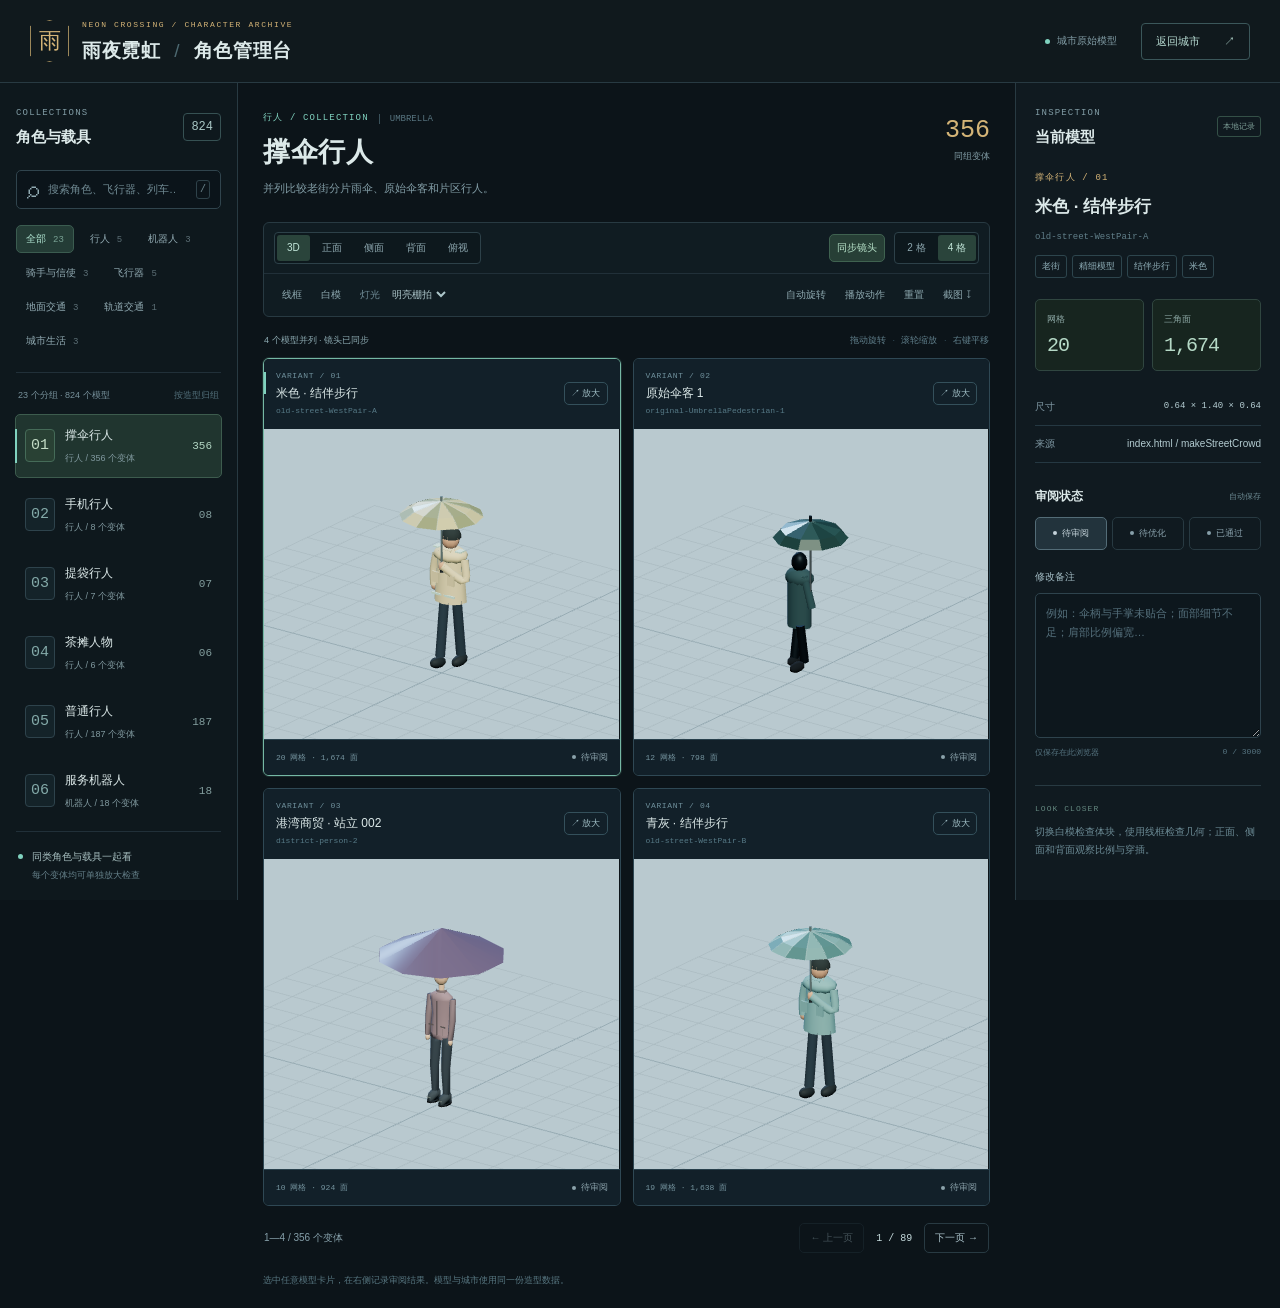
<file: character-admin.html>
<!doctype html>
<html lang="zh-CN">
<head>
  <meta charset="utf-8">
  <meta name="viewport" content="width=device-width,initial-scale=1">
  <meta name="theme-color" content="#10191d">
  <title>角色管理台 · 雨夜霓虹</title>
  <link rel="icon" href="data:,">
  <link rel="stylesheet" href="./character-admin.css">
  <script type="importmap">{"imports":{"three":"./vendor/three.module.js","three/addons/":"./vendor/addons/"}}</script>
</head>
<body>
  <header class="app-header">
    <a class="brand" href="./character-admin.html" aria-label="角色管理台首页"><span class="brand-mark" aria-hidden="true">雨</span><span><span class="eyebrow">NEON CROSSING / CHARACTER ARCHIVE</span><strong>雨夜霓虹 <span>/</span> 角色管理台</strong></span></a>
    <div class="header-actions"><span class="live-label"><i></i> 城市原始模型</span><a class="city-link" href="./index.html">返回城市 <span aria-hidden="true">↗</span></a></div>
  </header>
  <div class="workspace">
    <aside class="catalog-panel" aria-label="角色分组目录">
      <div class="panel-title"><div><span class="eyebrow">COLLECTIONS</span><h2>角色与载具</h2></div><span class="catalog-total" id="catalog-total">—</span></div>
      <label class="search-box"><span aria-hidden="true">⌕</span><input type="search" id="catalog-search" placeholder="搜索角色、飞行器、列车…" aria-label="搜索角色分组和变体" autocomplete="off"><kbd>/</kbd></label>
      <div class="category-list" id="category-list" aria-label="角色分类"></div>
      <div class="catalog-caption"><span id="catalog-count">正在读取目录…</span><span>按造型归组</span></div>
      <nav class="group-list" id="group-list" aria-label="角色分组"></nav>
      <div class="catalog-footer"><span class="tiny-dot"></span><p>同类角色与载具一起看<br><span>每个变体均可单独放大检查</span></p></div>
    </aside>

    <main class="main-panel" id="main-panel">
      <div class="group-heading"><div><div class="heading-kicker"><span class="eyebrow" id="group-category">CHARACTER COLLECTION</span><span id="group-code">—</span></div><h1 id="group-name">正在载入角色档案</h1><p id="group-description">读取城市中的角色、运动载具与造型变体。</p></div><div class="group-counter"><strong id="variant-count">—</strong><span>同组变体</span></div></div>
      <section class="inspection-tools" aria-label="模型观察工具">
        <div class="toolbar-row"><div class="segmented view-switch" role="group" aria-label="观察角度"><button data-view="iso" class="is-active" aria-pressed="true">3D</button><button data-view="front" aria-pressed="false">正面</button><button data-view="side" aria-pressed="false">侧面</button><button data-view="back" aria-pressed="false">背面</button><button data-view="top" aria-pressed="false">俯视</button></div><div class="toolbar-right"><button id="linked-cameras" class="tool-button is-active" aria-pressed="true" title="对当前并列模型使用相同观察角度">同步镜头</button><div class="segmented layout-switch" role="group" aria-label="每页显示数量"><button data-columns="2" aria-pressed="false">2 格</button><button data-columns="4" class="is-active" aria-pressed="true">4 格</button></div></div></div>
        <div class="toolbar-row secondary-tools"><div class="tool-cluster"><button id="wireframe" class="tool-button" aria-pressed="false">线框</button><button id="clay-mode" class="tool-button" aria-pressed="false">白模</button><label class="light-control">灯光<select id="light-mode" aria-label="观察灯光"><option value="studio">明亮棚拍</option><option value="night">雨夜霓虹</option></select></label></div><div class="tool-cluster"><button id="auto-rotate" class="tool-button" aria-pressed="false">自动旋转</button><button id="play-pause" class="tool-button" aria-pressed="false">播放动作</button><button id="reset-camera" class="tool-button" title="恢复默认观察角度">重置</button><button id="capture" class="tool-button" title="保存当前并列模型截图">截图 ↧</button></div></div>
      </section>
      <div class="board-meta"><span id="board-summary">同组并列观察</span><span>拖动旋转 <b>·</b> 滚轮缩放 <b>·</b> 右键平移</span></div>
      <div class="comparison-board" id="comparison-board" data-layout="4" aria-label="角色三维并列观察窗口"></div>
      <div class="state-panel" id="state-panel" role="status"><span class="loading-ring" aria-hidden="true"></span><h2 id="state-title">正在载入城市角色</h2><p id="state-message">首次载入需要创建原始模型，请稍候。</p><button id="retry" class="primary-button" hidden>重新载入</button><button id="clear-search" class="primary-button" hidden>清除筛选</button></div>
      <div class="pagination" id="pagination" hidden><span id="page-summary"></span><div><button id="previous-page" aria-label="上一页变体">← 上一页</button><span id="page-count"></span><button id="next-page" aria-label="下一页变体">下一页 →</button><button id="leave-focus" class="is-accent" hidden>返回并列</button></div></div>
      <p class="main-footnote">选中任意模型卡片，在右侧记录审阅结果。模型与城市使用同一份造型数据。</p>
    </main>

    <aside class="inspector-panel" aria-label="角色详情与审阅">
      <div class="panel-title"><div><span class="eyebrow">INSPECTION</span><h2>当前模型</h2></div><span class="local-badge">本地记录</span></div>
      <div id="inspector-empty" class="inspector-empty">载入后选择一个角色<br>查看细节并记录修改意见。</div>
      <div id="inspector-content" hidden>
        <div class="selected-heading"><span id="selected-number" class="eyebrow"></span><h3 id="selected-name"></h3><code id="selected-id"></code></div>
        <div class="variant-tags" id="selected-tags"></div>
        <div class="metric-grid"><div><span>网格</span><strong id="stat-meshes">—</strong></div><div><span>三角面</span><strong id="stat-triangles">—</strong></div></div>
        <dl class="model-details"><div><dt>尺寸</dt><dd id="stat-dimensions">—</dd></div><div><dt>来源</dt><dd id="selected-source"></dd></div></dl>
        <section class="review-section" aria-labelledby="review-title"><div class="section-heading"><h3 id="review-title">审阅状态</h3><span id="review-saved">自动保存</span></div><div class="review-options" role="group" aria-label="当前角色审阅状态"><button data-review="pending" aria-pressed="true"><span></span>待审阅</button><button data-review="improve" aria-pressed="false"><span></span>待优化</button><button data-review="approved" aria-pressed="false"><span></span>已通过</button></div><label for="review-notes" class="notes-label">修改备注</label><textarea id="review-notes" rows="6" maxlength="3000" placeholder="例如：伞柄与手掌未贴合；面部细节不足；肩部比例偏宽…"></textarea><div class="notes-bottom"><span>仅保存在此浏览器</span><span id="note-length">0 / 3000</span></div></section>
        <section class="inspection-tip"><span class="eyebrow">LOOK CLOSER</span><p>切换白模检查体块，使用线框检查几何；正面、侧面和背面观察比例与穿插。</p></section>
      </div>
    </aside>
  </div>
  <div class="toast" id="toast" role="status" hidden></div>
  <noscript><div class="noscript">请启用 JavaScript，以载入三维角色管理台。</div></noscript>
  <script type="module" src="./character-admin.js"></script>
</body>
</html>
</file>
<file: character-admin.css>
:root{color-scheme:dark;--bg:#0c1419;--panel:#101b21;--panel-deep:#0e181d;--line:#283a42;--line-soft:#213039;--text:#dce9e9;--muted:#829da6;--accent:#80d2bf;--gold:#d4b477;--mono:"Cascadia Code","Consolas",monospace;font-family:"Segoe UI","Microsoft YaHei",sans-serif;font-size:13px;color:var(--text);background:var(--bg)}
*{box-sizing:border-box}body{margin:0}button,input,textarea,select{font:inherit}button,a,input,textarea,select{-webkit-tap-highlight-color:transparent;outline-offset:4px}button{cursor:pointer;color:inherit;background:transparent;border:1px solid var(--line);border-radius:5px;transition:background .16s,border-color .16s,color .16s}button:hover:not(:disabled){background:#253a42;border-color:#45636a}button:disabled{cursor:default;opacity:.35}button:focus-visible,a:focus-visible,input:focus-visible,textarea:focus-visible,select:focus-visible{outline:2px solid var(--accent)}input,textarea,select{color:var(--text);background:var(--bg);border:1px solid var(--line);border-radius:5px}a{color:inherit;text-decoration:none}h1,h2,h3,p{margin:0}h2{font-size:15px;font-weight:600}h3{font-weight:600}[hidden]{display:none!important}::selection{background:#477464;color:#fff}::-webkit-scrollbar{width:5px;height:5px}::-webkit-scrollbar-thumb{background:#354e57;border-radius:5px}.eyebrow{display:block;font:9px/1.5 var(--mono);letter-spacing:.13em;color:var(--muted)}
.app-header{height:83px;padding:0 30px;display:flex;align-items:center;justify-content:space-between;gap:20px;background:#10191d;border-bottom:1px solid var(--line)}.brand{display:flex;align-items:center;gap:13px;min-width:0}.brand-mark{display:grid;place-items:center;width:39px;height:42px;font-size:22px;font-weight:300;color:var(--gold);border:1px solid #9c885a;clip-path:polygon(0 14%,50% 0,100% 14%,100% 86%,50% 100%,0 86%)}.brand .eyebrow{color:var(--gold);font-size:8px;letter-spacing:.2em;margin-bottom:7px}.brand strong{font-size:19px;font-weight:600;letter-spacing:.03em}.brand strong span{color:#4d6971;font-weight:400;padding:0 8px}.header-actions{display:flex;align-items:center;gap:24px;flex-shrink:0}.live-label{color:var(--muted);font-size:10px;display:flex;gap:7px;align-items:center}.live-label i,.tiny-dot{width:5px;height:5px;border-radius:50%;background:var(--accent);display:inline-block;flex:none}.city-link{border:1px solid #3b575a;border-radius:4px;padding:10px 14px;font-size:11px;color:#b5d9d0;display:flex;align-items:center;gap:24px}.city-link:hover{background:#1b302f}.workspace{display:grid;grid-template-columns:238px minmax(0,1fr) 265px;max-width:2200px;min-height:calc(100dvh - 83px);margin:auto}.catalog-panel{padding:24px 16px 0;border-right:1px solid var(--line);background:var(--panel-deep);height:calc(100dvh - 83px);position:sticky;top:0;display:flex;flex-direction:column;min-height:500px}.panel-title{display:flex;justify-content:space-between;align-items:center;gap:10px;margin-bottom:23px}.panel-title .eyebrow{margin-bottom:7px}.catalog-total{font:12px var(--mono);color:#aac8c6;border:1px solid #365153;border-radius:4px;padding:6px 7px}.search-box{display:flex;align-items:center;gap:9px;padding:0 10px;border:1px solid #30444d;border-radius:5px;height:39px;background:#0b141a;flex:none}.search-box>span{font-size:24px;color:#91aab2;line-height:1}.search-box input{width:100%;min-width:0;border:0;background:transparent;outline:none!important;padding:10px 0;font-size:11px}.search-box:focus-within{border-color:var(--accent)}.search-box input::placeholder{color:#6f8992}.search-box kbd{font:10px/17px var(--mono);border:1px solid #2e424a;border-radius:3px;padding:0 3px;color:#6d868f}.category-list{display:flex;flex-wrap:wrap;gap:6px;padding:16px 0 17px;border-bottom:1px solid var(--line-soft)}.category-button{padding:6px 9px;font-size:10px;border-color:transparent;color:#91aab2}.category-button.is-active{background:#243c36;border-color:#3b5c50;color:#b1e5d3}.category-button small{font:9px var(--mono);margin-left:7px;opacity:.6}.catalog-caption{font-size:9px;color:#77919b;display:flex;justify-content:space-between;gap:4px;padding:16px 2px 12px}.catalog-caption>span:last-child{color:#516e79}.group-list{overflow:auto;min-height:0;flex:1;margin:0 -6px;padding:0 5px 12px}.group-button{width:100%;text-align:left;display:flex;align-items:center;gap:10px;padding:12px 9px;border-color:transparent;margin-bottom:5px;position:relative}.group-button.is-active{background:#20352f;border-color:#3d5c4e}.group-button.is-active:before{content:"";position:absolute;left:-1px;top:14px;bottom:14px;width:2px;background:var(--accent)}.group-icon{width:30px;height:33px;border:1px solid #2e434c;border-radius:4px;display:grid;place-items:center;color:#84aaa9;font:15px var(--mono);background:#142329;flex:none}.group-button.is-active .group-icon{border-color:#456b58;background:#294134;color:#c3dcc5}.group-copy{min-width:0;flex:1}.group-copy strong{display:block;font-size:12px;font-weight:500;margin-bottom:5px;white-space:nowrap;text-overflow:ellipsis;overflow:hidden}.group-copy small{color:#80999f;font-size:9px}.group-size{font:11px var(--mono);color:#839e9e}.group-button.is-active .group-size{color:#b2d6c3}.catalog-empty{padding:28px 10px;text-align:center;color:var(--muted);font-size:11px;line-height:1.8}.catalog-footer{display:flex;align-items:flex-start;gap:9px;padding:16px 2px;border-top:1px solid var(--line-soft);flex:none}.catalog-footer .tiny-dot{margin-top:6px}.catalog-footer p{font-size:10px;line-height:1.8;color:#a6bebf}.catalog-footer p span{color:#647f88;font-size:9px}
.main-panel{min-width:0;padding:29px 25px 20px}.group-heading{display:flex;justify-content:space-between;gap:18px;margin-bottom:24px}.heading-kicker{display:flex;align-items:center;gap:10px;margin-bottom:8px}.heading-kicker .eyebrow{color:var(--accent)}.heading-kicker>span:last-child{font:9px var(--mono);color:#587580;border-left:1px solid #3a515a;padding-left:10px;text-transform:uppercase;overflow:hidden;text-overflow:ellipsis;white-space:nowrap;max-width:200px}h1{font-size:27px;letter-spacing:.025em;font-weight:600;line-height:1.35}.group-heading p{font-size:11px;color:var(--muted);line-height:1.7;margin-top:9px;max-width:670px}.group-counter{display:flex;flex-direction:column;align-items:flex-end;gap:5px;min-width:57px;padding-top:4px;flex:none}.group-counter strong{font:25px var(--mono);font-weight:400;color:var(--gold)}.group-counter span{font-size:9px;color:var(--muted)}.inspection-tools{border:1px solid var(--line);border-radius:6px;overflow:hidden;background:#101c22}.toolbar-row{display:flex;align-items:center;justify-content:space-between;gap:10px;padding:9px 10px;flex-wrap:wrap}.toolbar-right{display:flex;gap:9px;align-items:center}.segmented{display:flex;gap:2px;border:1px solid #2d4149;border-radius:4px;padding:2px;background:#0d181d}.segmented button{border:0;border-radius:3px;padding:6px 10px;font-size:10px;white-space:nowrap;color:#8da7af}.segmented button.is-active{color:#c1e5d8;background:#2a443b}.tool-button{border-color:transparent;padding:6px 7px;font-size:10px;color:#8ea9b0;white-space:nowrap}.tool-button.is-active{background:#273f36;border-color:#3f6250;color:#b8e3ca}.secondary-tools{border-top:1px solid var(--line-soft);padding-top:7px;padding-bottom:7px}.tool-cluster{display:flex;align-items:center;gap:3px;flex-wrap:wrap}.light-control{font-size:10px;color:#6f8b96;margin-left:8px;display:flex;align-items:center;gap:7px}.light-control select{font-size:10px;border:0;background:transparent;color:#adc6ca;padding:5px 1px;max-width:110px}.light-control option{background:var(--panel)}.board-meta{display:flex;justify-content:space-between;align-items:center;gap:12px;margin:17px 1px 11px;font-size:9px;color:#8ba8af}.board-meta>span:last-child{color:#607f8b;font-size:9px}.board-meta b{font-weight:400;margin:0 4px;color:#38515e}.comparison-board{position:relative;isolation:isolate;display:grid;grid-template-columns:repeat(2,minmax(0,1fr));gap:12px;min-width:0}.comparison-board[data-layout="1"]{grid-template-columns:minmax(0,1fr)}.model-card{position:relative;z-index:1;min-width:0;border:1px solid #2f4854;border-radius:6px;overflow:hidden;background:transparent}.model-card.is-selected{border-color:#75b8a4;box-shadow:0 0 0 1px #75b8a428}.model-card.is-selected:after{content:"";position:absolute;z-index:2;left:0;top:13px;width:2px;height:22px;background:var(--accent);pointer-events:none}.model-card-head{display:flex;align-items:center;justify-content:space-between;gap:8px;min-height:58px;padding:11px 12px;position:relative;z-index:1;background:#122029;cursor:pointer}.model-card-head>div{min-width:0}.model-card-head h2{font-size:12px;font-weight:500;line-height:1.45;white-space:nowrap;overflow:hidden;text-overflow:ellipsis}.model-card-head .eyebrow{font-size:8px;letter-spacing:.08em;margin-bottom:3px;color:#6f909c}.expand-button{padding:4px 6px;font-size:9px;color:#9dbbc2;border-color:#34505b;flex:none}.model-viewport{height:310px;min-height:300px;position:relative;z-index:1;touch-action:none;cursor:grab;outline-offset:-5px}.model-viewport:active{cursor:grabbing}.comparison-board[data-layout="2"] .model-viewport{height:430px}.comparison-board[data-layout="1"] .model-viewport{height:540px}.model-card-footer{background:#122029;position:relative;z-index:1;display:flex;justify-content:space-between;align-items:center;gap:8px;padding:9px 12px;border-top:1px solid #28404c;min-height:36px}.card-stat{font:8px var(--mono);color:#75949f}.review-badge{display:inline-flex;align-items:center;gap:5px;font-size:9px;color:#8ba2ab;white-space:nowrap}.review-badge:before{content:"";width:4px;height:4px;border-radius:50%;background:currentColor}.review-badge[data-status="improve"]{color:#d1af75}.review-badge[data-status="approved"]{color:#8acbb0}.state-panel{min-height:400px;border:1px solid var(--line);border-radius:6px;background:radial-gradient(ellipse at center,#152933,#0e191f 70%);display:flex;flex-direction:column;align-items:center;justify-content:center;text-align:center;padding:35px 20px}.state-panel h2{font-size:17px;margin:20px 0 10px}.state-panel p{font-size:12px;line-height:1.8;color:var(--muted);max-width:400px;overflow-wrap:anywhere}.loading-ring{width:23px;height:23px;border:2px solid #284843;border-top-color:var(--accent);border-radius:50%;animation:spin 1s linear infinite}.state-panel:not([data-state="loading"]) .loading-ring{display:none}.primary-button{margin-top:20px;border-color:#5c8975;padding:9px 17px;background:#294a3b;color:#c5ead7;font-size:12px}@keyframes spin{to{transform:rotate(360deg)}}.pagination{display:flex;align-items:center;justify-content:space-between;gap:12px;padding:17px 1px 4px;font-size:10px;color:#859fa9}.pagination>div{display:flex;align-items:center;gap:12px;flex-wrap:wrap}.pagination button{padding:7px 10px;color:#adc5cd;font-size:10px}.pagination #page-count{font:10px var(--mono);color:#c4d9db}.pagination button.is-accent{background:#223c31;color:#b9dfc4;border-color:#446b55}.main-footnote{font-size:9px;color:#577680;line-height:1.8;margin-top:15px}
.inspector-panel{border-left:1px solid var(--line);background:#101a20;padding:24px 19px;height:calc(100dvh - 83px);position:sticky;top:0;overflow:auto;min-height:500px}.local-badge{font-size:8px;color:#7c9d96;border:1px solid #345047;border-radius:3px;padding:4px 5px;white-space:nowrap}.selected-heading{margin:25px 0 13px}.selected-heading>.eyebrow{color:var(--gold);margin-bottom:9px}.selected-heading h3{font-size:17px;line-height:1.5;margin-bottom:7px}.selected-heading code{font:9px var(--mono);color:#617f89;overflow-wrap:anywhere}.variant-tags{display:flex;flex-wrap:wrap;gap:5px;min-height:20px;margin-bottom:21px}.variant-tags span{border:1px solid #2d454d;border-radius:3px;padding:4px 6px;font-size:9px;color:#8faeb7}.metric-grid{display:grid;grid-template-columns:1fr 1fr;gap:8px}.metric-grid>div{padding:13px 11px;border:1px solid #304640;border-radius:5px;background:#17251f;overflow:hidden}.metric-grid span{display:block;font-size:9px;color:#8da8a5;margin-bottom:8px}.metric-grid strong{font:20px var(--mono);font-weight:400;letter-spacing:-.05em;color:#b5d9c6}.model-details{margin:18px 0 25px}.model-details>div{display:grid;grid-template-columns:38px minmax(0,1fr);gap:6px;padding:10px 0;border-bottom:1px solid #253842;font-size:10px;line-height:1.6}.model-details dt{color:#819aa5}.model-details dd{margin:0;color:#b4cdd2;overflow-wrap:anywhere;text-align:right}.model-details #stat-dimensions{font-family:var(--mono);font-size:9px}.section-heading{display:flex;align-items:center;justify-content:space-between;gap:8px;margin-bottom:12px}.section-heading h3{font-size:12px}.section-heading>span{font-size:8px;color:#6c8a92}.review-options{display:grid;grid-template-columns:repeat(3,1fr);gap:5px}.review-options button{display:flex;align-items:center;justify-content:center;gap:5px;padding:9px 4px;font-size:9px;color:#879fa9;white-space:nowrap}.review-options button span{width:4px;height:4px;border-radius:50%;background:currentColor}.review-options button[aria-pressed="true"]{background:#22333c;border-color:#536c77;color:#c4d3da}.review-options button[data-review="improve"][aria-pressed="true"]{background:#3a3022;border-color:#806443;color:#e0bd80}.review-options button[data-review="approved"][aria-pressed="true"]{background:#233b2d;border-color:#5b7c58;color:#c0dab5}.notes-label{display:block;font-size:10px;color:#a4bdc5;margin:20px 0 9px}textarea{width:100%;resize:vertical;min-height:145px;font-size:11px;line-height:1.8;padding:10px;border-color:#2e434d;background:#0d171d}textarea::placeholder{color:#546f7b}.notes-bottom{display:flex;justify-content:space-between;gap:6px;font-size:8px;color:#567480;margin-top:6px}.notes-bottom #note-length{font-family:var(--mono)}.inspection-tip{border-top:1px solid var(--line);margin-top:27px;padding-top:17px}.inspection-tip>.eyebrow{color:#63877f;font-size:8px}.inspection-tip p{font-size:10px;color:#6b8a94;line-height:1.85;margin-top:8px}.inspector-empty{font-size:11px;line-height:1.9;color:var(--muted);padding:35px 2px}.toast{position:fixed;z-index:20;bottom:26px;left:50%;transform:translateX(-50%);border:1px solid #537c6b;border-radius:5px;padding:12px 20px;background:#1c352cee;box-shadow:0 8px 35px #0004;color:#cce8db;font-size:12px;max-width:calc(100vw - 32px);text-align:center}.noscript{position:fixed;inset:0;z-index:30;background:var(--bg);display:grid;place-items:center}
.card-id{display:block;font:8px/1.6 var(--mono);color:#577a87;white-space:nowrap;overflow:hidden;text-overflow:ellipsis;margin-top:3px;max-width:220px}
@media(min-width:1700px){.workspace{grid-template-columns:265px minmax(0,1fr) 290px}.main-panel{padding:32px 32px 24px}.model-viewport{height:350px}.comparison-board[data-layout="2"] .model-viewport{height:570px}.comparison-board[data-layout="1"] .model-viewport{height:650px}.inspector-panel{padding:27px 23px}.catalog-panel{padding:27px 20px 0}}
@media(max-width:1190px){.workspace{grid-template-columns:206px minmax(0,1fr) 230px}.main-panel{padding:24px 17px 18px}.catalog-panel{padding-left:12px;padding-right:12px}.inspector-panel{padding:24px 14px}.group-heading{margin-bottom:19px}.toolbar-row{gap:7px}.toolbar-right{gap:5px}.segmented button{padding:6px 8px}.tool-button{font-size:9px;padding:6px}.board-meta>span:last-child{font-size:8px}.model-card-head{padding:10px}.model-card-footer{padding:9px 10px}.model-card-head h2{font-size:11px}.card-stat{font-size:7px}.pagination{flex-wrap:wrap}}
@media(max-width:1000px){.workspace{grid-template-columns:200px minmax(0,1fr)}.inspector-panel{grid-column:2;height:auto;position:static;min-height:0;border-top:1px solid var(--line);border-left:0;padding:24px}.catalog-panel{grid-row:1/3}.main-panel{padding:24px 20px 18px}#inspector-content{display:grid;grid-template-columns:1fr 1fr;column-gap:25px}.selected-heading{grid-column:1;margin:0 0 13px}.variant-tags{grid-column:1}.metric-grid{grid-column:1}.model-details{grid-column:1}.review-section{grid-column:2;grid-row:1/5}.inspection-tip{grid-column:1/3;margin-top:0}.model-viewport{height:315px}.app-header{padding:0 23px}.brand strong{font-size:18px}.live-label{display:none}}
@media(max-width:700px){.app-header{height:72px;padding:0 16px;gap:9px}.brand{gap:9px}.brand-mark{width:30px;height:35px;font-size:19px}.brand strong{font-size:15px;letter-spacing:0}.brand strong span{padding:0 4px}.brand .eyebrow{font-size:6px;letter-spacing:.08em;margin-bottom:5px}.city-link{padding:8px 9px;font-size:9px;gap:9px}.workspace{display:block}.catalog-panel{position:static;height:auto;min-height:0;padding:18px 16px 0;border-right:0;border-bottom:1px solid var(--line)}.catalog-panel .panel-title{margin-bottom:12px}.catalog-panel .panel-title h2{font-size:13px}.catalog-panel .panel-title .eyebrow{display:none}.catalog-total{font-size:10px;padding:4px 6px}.search-box{height:36px}.category-list{padding:9px 0;border-bottom:0;gap:4px}.category-button{padding:6px 8px;font-size:10px}.catalog-caption{padding:5px 2px 10px}.group-list{display:flex;flex-wrap:nowrap;overflow-x:auto;overflow-y:hidden;gap:7px;margin:0;padding:0 0 12px;max-height:none}.group-button{width:165px;min-width:165px;margin:0;padding:10px 9px;background:#132329;border-color:#253e47}.group-icon{width:26px;height:30px;font-size:13px}.group-copy strong{font-size:11px}.group-copy small{font-size:8px}.catalog-footer{display:none}.main-panel{padding:23px 16px 17px}.group-heading{margin-bottom:19px;gap:11px}.group-heading h1{font-size:25px}.group-heading p{font-size:10px}.group-counter strong{font-size:23px}.heading-kicker>span:last-child{max-width:140px;font-size:8px}.heading-kicker .eyebrow{font-size:8px}.toolbar-row{padding:8px;gap:9px}.toolbar-right{width:100%;justify-content:space-between}.view-switch{width:100%;justify-content:space-between}.view-switch button{flex:1;padding:7px 6px}.secondary-tools{justify-content:flex-start;gap:5px}.secondary-tools .tool-cluster{flex:1;white-space:nowrap}.secondary-tools .tool-cluster:last-child{justify-content:space-between;min-width:100%}.tool-button{font-size:10px;padding:7px}.light-control{margin-left:auto}.board-meta{margin:14px 1px 9px;flex-wrap:wrap;gap:5px;font-size:9px}.comparison-board{gap:10px}.model-card-head{padding:10px 9px;min-height:57px;gap:4px}.model-card-head h2{font-size:10px;max-width:110px}.model-card-head .eyebrow{font-size:7px}.expand-button{font-size:8px;padding:4px}.model-viewport{height:300px;min-height:300px}.comparison-board[data-layout="2"] .model-viewport{height:330px}.comparison-board[data-layout="1"] .model-viewport{height:490px}.model-card-footer{padding:8px 9px;flex-wrap:wrap;gap:5px}.card-stat{font-size:7px}.review-badge{font-size:8px}.pagination>div{gap:8px}.pagination button{font-size:9px;padding:7px 8px}.pagination>span{font-size:9px}.main-footnote{font-size:9px}.inspector-panel{padding:23px 17px}.inspector-panel .panel-title{margin-bottom:20px}#inspector-content{column-gap:19px}.selected-heading h3{font-size:15px}.metric-grid{gap:6px}.metric-grid>div{padding:11px 8px}.metric-grid strong{font-size:18px}.review-options{gap:4px}.review-options button{font-size:8px;padding:9px 3px}.review-options button span{display:none}.inspection-tip{margin-top:12px}.state-panel{min-height:350px}}
@media(max-width:390px){.app-header{padding:0 12px}.brand-mark{display:none}.brand strong{font-size:14px}.brand .eyebrow{font-size:6px}.city-link{gap:5px}.main-panel{padding-left:12px;padding-right:12px}.comparison-board{grid-template-columns:minmax(0,1fr)}.model-card-head h2{max-width:none;font-size:12px}.model-viewport{height:365px}.model-card-footer{flex-wrap:nowrap}#inspector-content{display:block}.selected-heading{margin-top:5px}.inspection-tip{margin-top:22px}.model-card-footer .card-stat{font-size:8px}}
@media(prefers-reduced-motion:reduce){*,*:before,*:after{animation:none!important;transition:none!important}}
</file>
